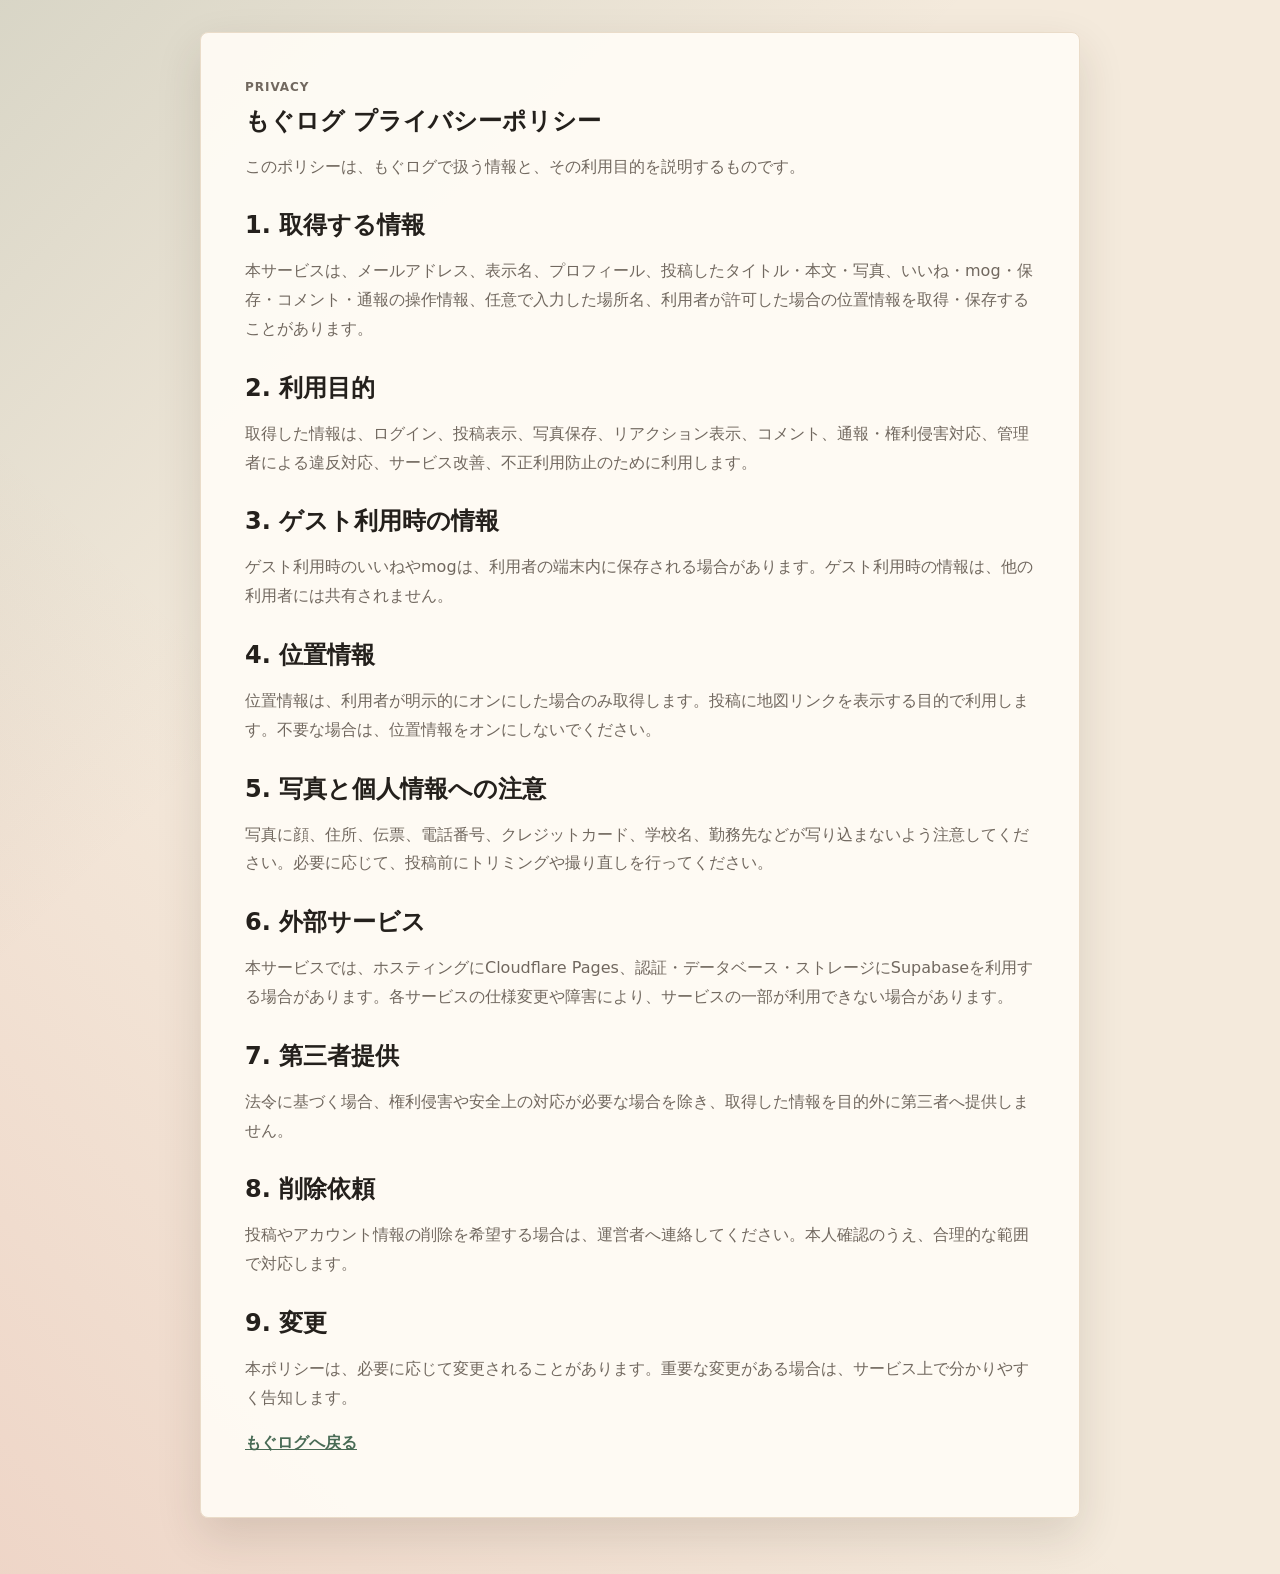
<file: privacy.html>
<!doctype html>
<html lang="ja">
  <head>
    <meta charset="UTF-8" />
    <meta name="viewport" content="width=device-width, initial-scale=1.0" />
    <title>プライバシーポリシー | もぐログ</title>
    <link rel="stylesheet" href="styles.css?v=20260516-profile-ranking-1" />
  </head>
  <body>
    <main class="document-page">
      <article class="document-card">
        <p class="eyebrow">Privacy</p>
        <h1>もぐログ プライバシーポリシー</h1>
        <p>このポリシーは、もぐログで扱う情報と、その利用目的を説明するものです。</p>

        <h2>1. 取得する情報</h2>
        <p>本サービスは、メールアドレス、表示名、プロフィール、投稿したタイトル・本文・写真、いいね・mog・保存・コメント・通報の操作情報、任意で入力した場所名、利用者が許可した場合の位置情報を取得・保存することがあります。</p>

        <h2>2. 利用目的</h2>
        <p>取得した情報は、ログイン、投稿表示、写真保存、リアクション表示、コメント、通報・権利侵害対応、管理者による違反対応、サービス改善、不正利用防止のために利用します。</p>

        <h2>3. ゲスト利用時の情報</h2>
        <p>ゲスト利用時のいいねやmogは、利用者の端末内に保存される場合があります。ゲスト利用時の情報は、他の利用者には共有されません。</p>

        <h2>4. 位置情報</h2>
        <p>位置情報は、利用者が明示的にオンにした場合のみ取得します。投稿に地図リンクを表示する目的で利用します。不要な場合は、位置情報をオンにしないでください。</p>

        <h2>5. 写真と個人情報への注意</h2>
        <p>写真に顔、住所、伝票、電話番号、クレジットカード、学校名、勤務先などが写り込まないよう注意してください。必要に応じて、投稿前にトリミングや撮り直しを行ってください。</p>

        <h2>6. 外部サービス</h2>
        <p>本サービスでは、ホスティングにCloudflare Pages、認証・データベース・ストレージにSupabaseを利用する場合があります。各サービスの仕様変更や障害により、サービスの一部が利用できない場合があります。</p>

        <h2>7. 第三者提供</h2>
        <p>法令に基づく場合、権利侵害や安全上の対応が必要な場合を除き、取得した情報を目的外に第三者へ提供しません。</p>

        <h2>8. 削除依頼</h2>
        <p>投稿やアカウント情報の削除を希望する場合は、運営者へ連絡してください。本人確認のうえ、合理的な範囲で対応します。</p>

        <h2>9. 変更</h2>
        <p>本ポリシーは、必要に応じて変更されることがあります。重要な変更がある場合は、サービス上で分かりやすく告知します。</p>

        <p><a href="index.html">もぐログへ戻る</a></p>
      </article>
    </main>
  </body>
</html>
</file>
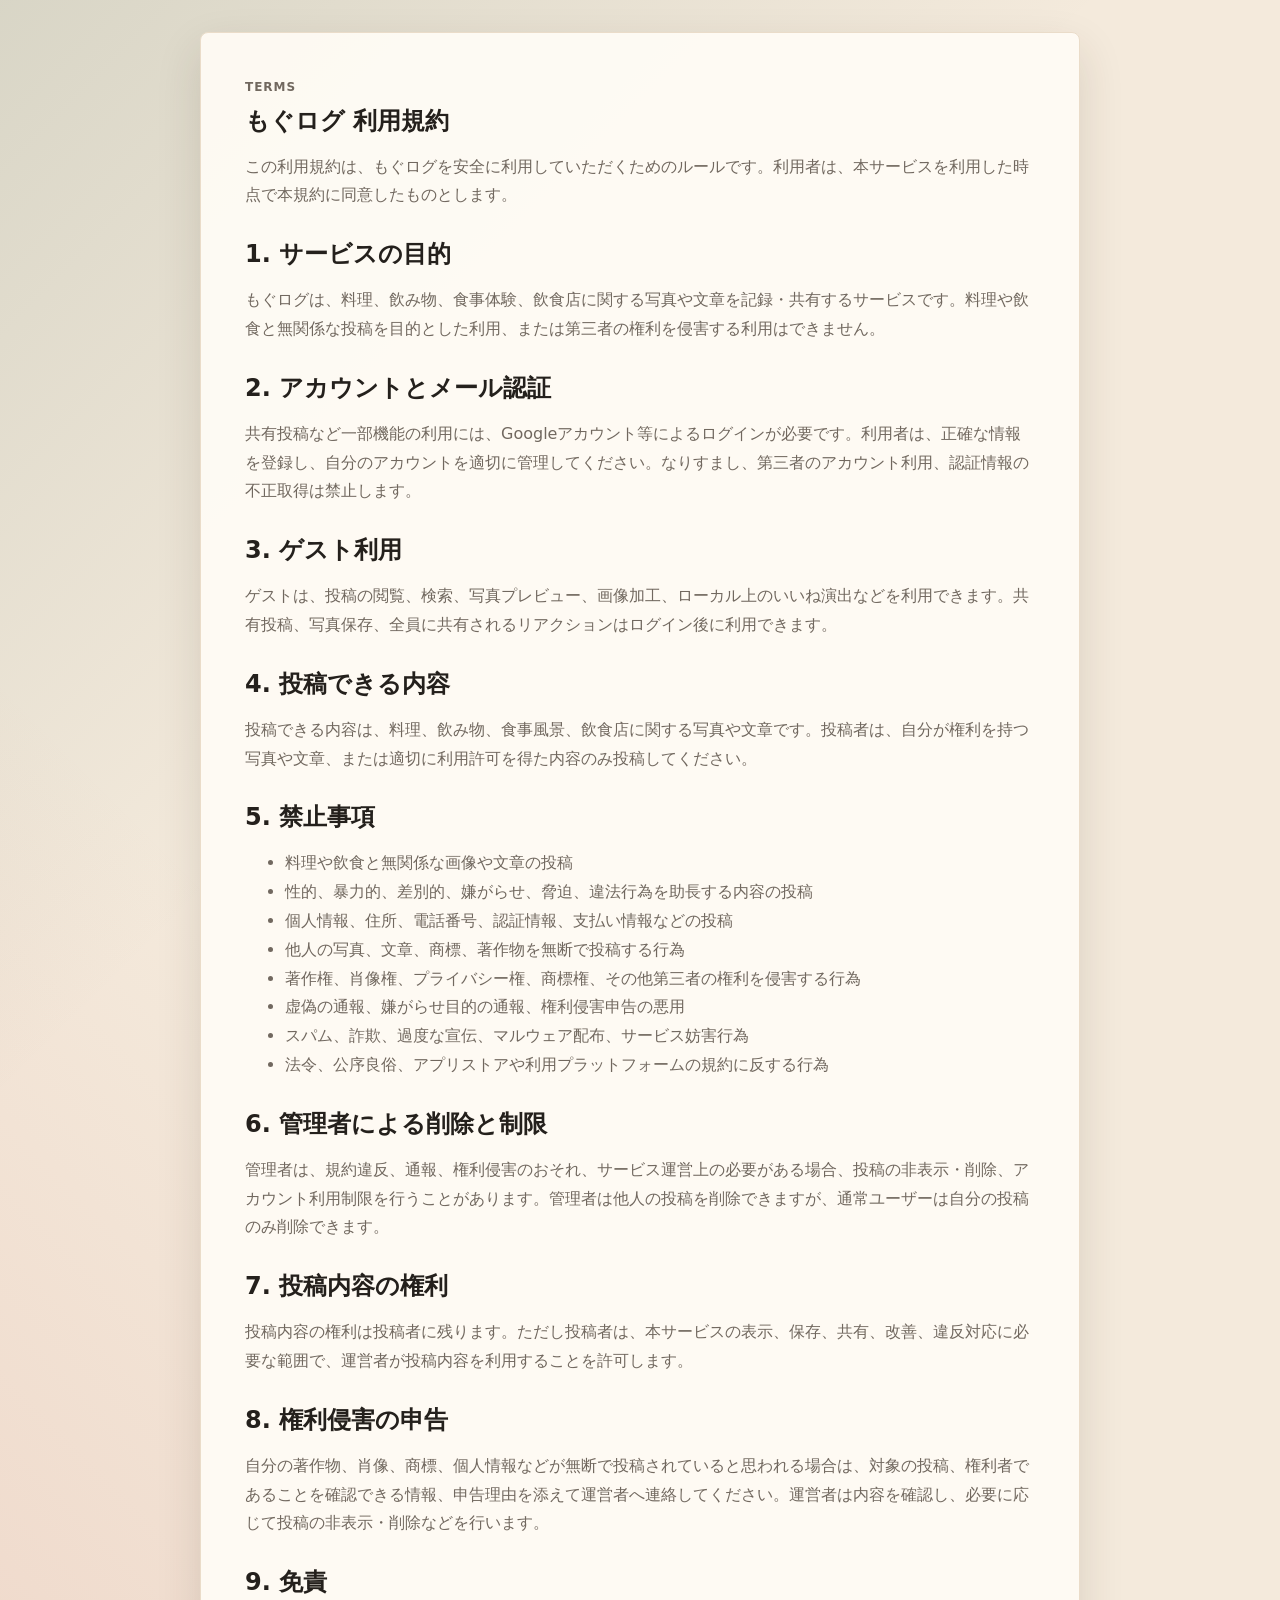
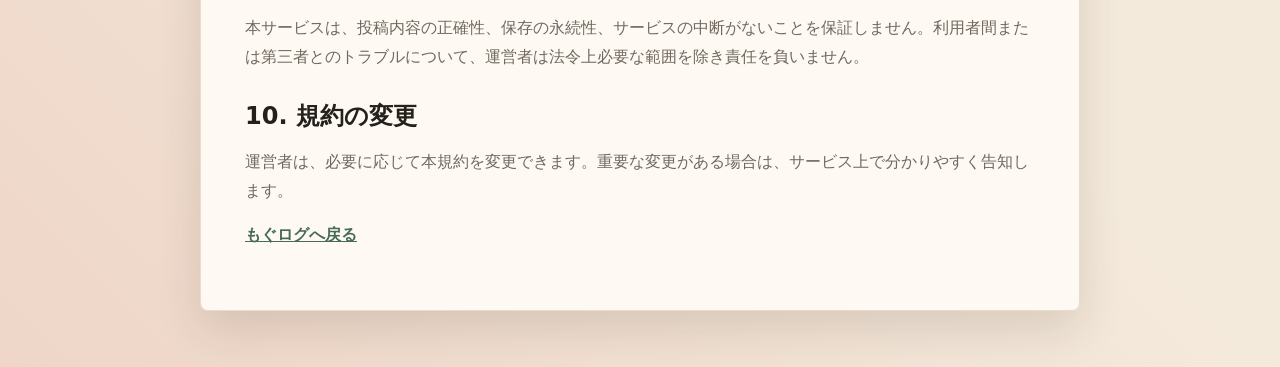
<file: terms.html>
<!doctype html>
<html lang="ja">
  <head>
    <meta charset="UTF-8" />
    <meta name="viewport" content="width=device-width, initial-scale=1.0" />
    <title>利用規約 | もぐログ</title>
    <link rel="stylesheet" href="styles.css?v=20260516-profile-ranking-1" />
  </head>
  <body>
    <main class="document-page">
      <article class="document-card">
        <p class="eyebrow">Terms</p>
        <h1>もぐログ 利用規約</h1>
        <p>この利用規約は、もぐログを安全に利用していただくためのルールです。利用者は、本サービスを利用した時点で本規約に同意したものとします。</p>

        <h2>1. サービスの目的</h2>
        <p>もぐログは、料理、飲み物、食事体験、飲食店に関する写真や文章を記録・共有するサービスです。料理や飲食と無関係な投稿を目的とした利用、または第三者の権利を侵害する利用はできません。</p>

        <h2>2. アカウントとメール認証</h2>
        <p>共有投稿など一部機能の利用には、Googleアカウント等によるログインが必要です。利用者は、正確な情報を登録し、自分のアカウントを適切に管理してください。なりすまし、第三者のアカウント利用、認証情報の不正取得は禁止します。</p>

        <h2>3. ゲスト利用</h2>
        <p>ゲストは、投稿の閲覧、検索、写真プレビュー、画像加工、ローカル上のいいね演出などを利用できます。共有投稿、写真保存、全員に共有されるリアクションはログイン後に利用できます。</p>

        <h2>4. 投稿できる内容</h2>
        <p>投稿できる内容は、料理、飲み物、食事風景、飲食店に関する写真や文章です。投稿者は、自分が権利を持つ写真や文章、または適切に利用許可を得た内容のみ投稿してください。</p>

        <h2>5. 禁止事項</h2>
        <ul>
          <li>料理や飲食と無関係な画像や文章の投稿</li>
          <li>性的、暴力的、差別的、嫌がらせ、脅迫、違法行為を助長する内容の投稿</li>
          <li>個人情報、住所、電話番号、認証情報、支払い情報などの投稿</li>
          <li>他人の写真、文章、商標、著作物を無断で投稿する行為</li>
          <li>著作権、肖像権、プライバシー権、商標権、その他第三者の権利を侵害する行為</li>
          <li>虚偽の通報、嫌がらせ目的の通報、権利侵害申告の悪用</li>
          <li>スパム、詐欺、過度な宣伝、マルウェア配布、サービス妨害行為</li>
          <li>法令、公序良俗、アプリストアや利用プラットフォームの規約に反する行為</li>
        </ul>

        <h2>6. 管理者による削除と制限</h2>
        <p>管理者は、規約違反、通報、権利侵害のおそれ、サービス運営上の必要がある場合、投稿の非表示・削除、アカウント利用制限を行うことがあります。管理者は他人の投稿を削除できますが、通常ユーザーは自分の投稿のみ削除できます。</p>

        <h2>7. 投稿内容の権利</h2>
        <p>投稿内容の権利は投稿者に残ります。ただし投稿者は、本サービスの表示、保存、共有、改善、違反対応に必要な範囲で、運営者が投稿内容を利用することを許可します。</p>

        <h2>8. 権利侵害の申告</h2>
        <p>自分の著作物、肖像、商標、個人情報などが無断で投稿されていると思われる場合は、対象の投稿、権利者であることを確認できる情報、申告理由を添えて運営者へ連絡してください。運営者は内容を確認し、必要に応じて投稿の非表示・削除などを行います。</p>

        <h2>9. 免責</h2>
        <p>本サービスは、投稿内容の正確性、保存の永続性、サービスの中断がないことを保証しません。利用者間または第三者とのトラブルについて、運営者は法令上必要な範囲を除き責任を負いません。</p>

        <h2>10. 規約の変更</h2>
        <p>運営者は、必要に応じて本規約を変更できます。重要な変更がある場合は、サービス上で分かりやすく告知します。</p>

        <p><a href="index.html">もぐログへ戻る</a></p>
      </article>
    </main>
  </body>
</html>
</file>
<file: styles.css>
﻿:root {
  color-scheme: light;
  --ink: #24201c;
  --muted: #71685f;
  --paper: #fff8ee;
  --surface: rgba(255, 252, 246, 0.93);
  --line: #eadcc9;
  --moss: #496b55;
  --tomato: #cb594a;
  --pink: #f6cbd0;
  --gold: #d9a842;
  --blue: #6686a8;
  --shadow: 0 18px 45px rgba(60, 43, 28, 0.14);
}

* {
  box-sizing: border-box;
}

html {
  scroll-behavior: smooth;
}

body {
  margin: 0;
  min-height: 100vh;
  color: var(--ink);
  background:
    linear-gradient(135deg, rgba(73, 107, 85, 0.16), transparent 34%),
    linear-gradient(45deg, rgba(203, 89, 74, 0.14), transparent 40%),
    #f4eadc;
  font-family: "Hiragino Kaku Gothic ProN", "Yu Gothic", "Meiryo", system-ui, sans-serif;
}

button,
input,
textarea {
  font: inherit;
}

button {
  -webkit-tap-highlight-color: transparent;
}

.app-header {
  position: sticky;
  top: 0;
  z-index: 10;
  display: flex;
  align-items: center;
  justify-content: space-between;
  gap: 16px;
  padding: 14px clamp(18px, 5vw, 56px);
  color: #fffaf2;
  background: rgba(36, 32, 28, 0.92);
  border-bottom: 1px solid rgba(255, 250, 242, 0.18);
  backdrop-filter: blur(14px);
  transition: transform 220ms ease, opacity 220ms ease;
}

body.chrome-hidden .app-header {
  pointer-events: none;
  opacity: 0;
  transform: translateY(-100%);
}

.chrome-toggle {
  position: fixed;
  right: 14px;
  top: 14px;
  z-index: 20;
  min-height: 42px;
  padding: 0 14px;
  color: #fffaf2;
  background: var(--moss);
  border: 0;
  border-radius: 999px;
  box-shadow: var(--shadow);
  cursor: pointer;
  font-weight: 800;
}

body:not(.chrome-hidden) .chrome-toggle {
  top: 82px;
}

.app-header h1,
.intro h2,
.section-heading h2 {
  margin: 0;
  letter-spacing: 0;
}

.app-header h1 {
  font-size: clamp(23px, 4vw, 34px);
  font-weight: 900;
}

.eyebrow {
  margin: 0 0 6px;
  color: var(--gold);
  font-size: 12px;
  font-weight: 900;
  letter-spacing: 0.08em;
  text-transform: uppercase;
}

.header-actions,
.post-actions,
.editor-buttons {
  display: flex;
  align-items: center;
  flex-wrap: wrap;
  gap: 10px;
}

.header-button,
.primary-button,
.secondary-button,
.like-button,
.boost-button,
.share-button,
.delete-button {
  border: 0;
  border-radius: 8px;
  cursor: pointer;
  font-weight: 900;
}

.header-button {
  min-height: 42px;
  padding: 0 16px;
  color: #fffaf2;
  background: var(--tomato);
  border: 1px solid rgba(255, 250, 242, 0.24);
}

.header-button.soft {
  background: var(--blue);
}

.header-button.login-shortcut,
.ranking-button.login-shortcut {
  background: var(--gold);
  color: var(--ink);
  border-color: rgba(217, 168, 66, 0.5);
}

.sound-switch {
  display: inline-flex;
  align-items: center;
  gap: 8px;
  min-height: 42px;
  padding: 0 12px;
  color: #fffaf2;
  background: rgba(255, 250, 242, 0.12);
  border: 1px solid rgba(255, 250, 242, 0.22);
  border-radius: 999px;
  font-weight: 900;
}

.sound-switch input,
.setting-card input {
  width: 20px;
  min-height: 20px;
  accent-color: var(--tomato);
}

.shell {
  width: min(1120px, calc(100% - 32px));
  margin: 0 auto;
  padding: 28px 0 54px;
  display: grid;
  grid-template-columns: 156px minmax(0, 1fr);
  gap: 24px;
  align-items: start;
}

.shell > section {
  grid-column: 2;
}

.shell > section.is-hidden-page {
  display: none;
}

body.quick-nav-hidden .shell {
  grid-template-columns: minmax(0, 1fr);
}

body.quick-nav-hidden .shell > section {
  grid-column: 1;
}

.app-nav {
  position: sticky;
  top: 92px;
  z-index: 4;
  display: grid;
  gap: 10px;
  justify-items: stretch;
  padding: 14px 12px;
  background:
    linear-gradient(155deg, rgba(255, 252, 246, 0.96), rgba(233, 220, 204, 0.9)),
    repeating-linear-gradient(45deg, rgba(73, 107, 85, 0.05) 0 1px, transparent 1px 8px);
  border: 1px solid rgba(255, 250, 242, 0.75);
  border-radius: 18px;
  box-shadow:
    inset 0 1px 0 rgba(255, 255, 255, 0.92),
    inset 0 -12px 24px rgba(60, 43, 28, 0.05),
    0 18px 34px rgba(60, 43, 28, 0.16);
  transition: opacity 220ms ease;
}

body.chrome-hidden .app-nav {
  opacity: 0.3;
}

body.quick-nav-hidden .app-nav {
  display: none;
}

.app-nav.is-showing {
  animation: quickNavIn 260ms ease both;
}

.nav-button {
  display: flex;
  align-items: center;
  gap: 10px;
  width: 100%;
  min-height: 50px;
  padding: 0 12px;
  color: #385746;
  background:
    linear-gradient(145deg, #fffdf8, #eadfce);
  border: 1px solid rgba(73, 107, 85, 0.14);
  border-radius: 999px;
  cursor: pointer;
  font-weight: 900;
  box-shadow:
    inset 0 1px 0 rgba(255, 255, 255, 0.95),
    0 7px 0 rgba(60, 43, 28, 0.1),
    0 13px 22px rgba(60, 43, 28, 0.12);
  transition: transform 160ms ease, background 160ms ease, color 160ms ease, box-shadow 160ms ease;
}

.nav-icon {
  display: grid;
  place-items: center;
  flex: 0 0 30px;
  width: 30px;
  height: 30px;
  font-size: 22px;
  line-height: 1;
}

.nav-label {
  min-width: 0;
  overflow: hidden;
  text-align: left;
  text-overflow: ellipsis;
  white-space: nowrap;
  font-size: 12px;
  letter-spacing: 0;
}

.nav-button:hover,
.nav-button.is-active {
  color: #fffaf2;
  background:
    linear-gradient(145deg, #5f836a, var(--moss));
  transform: translateY(-3px);
  box-shadow:
    inset 0 1px 0 rgba(255, 255, 255, 0.24),
    0 9px 0 rgba(42, 66, 51, 0.24),
    0 18px 28px rgba(42, 66, 51, 0.18);
}

.nav-button:active {
  transform: translateY(2px);
  box-shadow:
    inset 0 4px 10px rgba(36, 32, 28, 0.18),
    0 2px 0 rgba(42, 66, 51, 0.16);
}

.intro {
  display: grid;
  grid-template-columns: minmax(0, 1fr) 170px;
  gap: 20px;
  align-items: end;
  min-height: 290px;
  padding: clamp(24px, 5vw, 52px);
  color: #fffaf2;
  background:
    linear-gradient(rgba(36, 32, 28, 0.62), rgba(36, 32, 28, 0.72)),
    url("https://images.unsplash.com/photo-1546069901-ba9599a7e63c?auto=format&fit=crop&w=1600&q=80");
  background-position: center;
  background-size: cover;
  border-radius: 8px;
  box-shadow: var(--shadow);
}

.intro h2 {
  max-width: 760px;
  font-size: clamp(32px, 7vw, 66px);
  line-height: 1.05;
}

.intro p:last-child {
  max-width: 620px;
  margin: 18px 0 0;
  color: rgba(255, 250, 242, 0.88);
  line-height: 1.8;
}

.mascot-hero {
  align-self: center;
  justify-self: center;
  margin: 0;
  width: min(220px, 28vw);
  filter: drop-shadow(0 18px 26px rgba(36, 32, 28, 0.28));
}

.mascot-hero img {
  display: block;
  width: 100%;
  border-radius: 28px;
  animation: mascotFloat 4.4s ease-in-out infinite;
}

.intro-counter {
  display: grid;
  place-items: center;
  min-height: 140px;
  padding: 18px;
  background: rgba(255, 250, 242, 0.14);
  border: 1px solid rgba(255, 250, 242, 0.32);
  border-radius: 8px;
}

.intro-counter strong {
  font-size: 54px;
  line-height: 1;
}

.composer,
.feed-section,
.ranking-section,
.settings,
.account-panel {
  margin-top: 24px;
  padding: clamp(18px, 4vw, 28px);
  background: var(--surface);
  border: 1px solid var(--line);
  border-radius: 8px;
  box-shadow: 0 12px 28px rgba(60, 43, 28, 0.08);
}

.account-status {
  display: flex;
  align-items: center;
  gap: 14px;
  margin-bottom: 18px;
}

.current-avatar {
  flex: 0 0 auto;
  display: grid;
  place-items: center;
  width: 56px;
  height: 56px;
  color: #fffaf2;
  background: var(--moss);
  border-radius: 50%;
  font-size: 20px;
  font-weight: 900;
  background-position: center;
  background-size: cover;
  overflow: hidden;
}

.current-avatar.has-image,
.profile-avatar.has-image {
  color: transparent;
  border: 2px solid rgba(255, 250, 242, 0.86);
}

#accountHint,
.notice {
  margin: 6px 0 0;
  color: var(--muted);
  line-height: 1.7;
}

.notice {
  margin-bottom: 18px;
  padding: 12px 14px;
  background: rgba(73, 107, 85, 0.08);
  border: 1px solid rgba(73, 107, 85, 0.16);
  border-radius: 8px;
}

.auth-form {
  grid-template-columns: minmax(0, 1fr);
}

.auth-form.is-logged-in label:not(.switch-row) {
  opacity: 0.52;
}

.auth-actions {
  display: flex;
  flex-wrap: wrap;
  gap: 10px;
}

.primary-button.compact {
  grid-column: auto;
  min-height: 42px;
  padding: 0 14px;
}

.google-account-panel .section-heading {
  align-items: flex-start;
}

.google-account-panel {
  overflow: hidden;
  padding: 0;
  background:
    linear-gradient(135deg, rgba(73, 107, 85, 0.08), transparent 42%),
    var(--surface);
}

.google-connect-card {
  display: grid;
  grid-template-columns: minmax(0, 1.08fr) minmax(280px, 0.92fr);
  gap: 0;
  min-height: 260px;
}

.google-connect-main {
  padding: clamp(22px, 4vw, 34px);
}

.google-connect-main .section-heading h2 {
  font-size: clamp(28px, 5vw, 46px);
  line-height: 1.08;
}

.google-connect-main #accountHint {
  max-width: 560px;
}

.google-auth-actions {
  display: flex;
  flex-wrap: wrap;
  align-items: center;
  gap: 12px;
}

.google-login-button {
  display: inline-flex;
  align-items: center;
  justify-content: center;
  gap: 10px;
  min-height: 54px;
  padding: 0 22px;
  color: #2b2118;
  background: #fff;
  border: 1px solid rgba(43, 33, 24, 0.16);
  border-radius: 8px;
  font: inherit;
  font-weight: 900;
  box-shadow: 0 8px 18px rgba(60, 43, 28, 0.08);
  cursor: pointer;
  transition: transform 160ms ease, box-shadow 160ms ease, border-color 160ms ease;
}

.google-login-button:hover {
  transform: translateY(-1px);
  box-shadow: 0 12px 22px rgba(60, 43, 28, 0.12);
  border-color: rgba(66, 133, 244, 0.42);
}

.google-mark {
  display: grid;
  place-items: center;
  width: 28px;
  height: 28px;
  color: #4285f4;
  background: #fff;
  border: 1px solid rgba(43, 33, 24, 0.14);
  border-radius: 50%;
  font-weight: 900;
}

.google-benefits {
  display: grid;
  align-content: center;
  gap: 12px;
  padding: clamp(20px, 4vw, 30px);
  background: rgba(73, 107, 85, 0.1);
  border-left: 1px solid rgba(73, 107, 85, 0.16);
}

.google-benefits .benefit-button {
  display: grid;
  gap: 5px;
  padding: 14px;
  color: inherit;
  text-align: left;
  background: rgba(255, 252, 246, 0.78);
  border: 1px solid rgba(73, 107, 85, 0.14);
  border-radius: 8px;
  cursor: pointer;
  transition: transform 180ms ease, border-color 180ms ease, box-shadow 180ms ease;
}

.google-benefits .benefit-button:hover,
.google-benefits .benefit-button:focus-visible {
  transform: translateY(-2px);
  border-color: rgba(66, 133, 244, 0.38);
  box-shadow: 0 10px 20px rgba(60, 43, 28, 0.1);
  outline: none;
}

.google-benefits strong {
  color: var(--moss);
  font-size: 15px;
}

.google-benefits span {
  color: var(--muted);
  font-size: 13px;
  line-height: 1.65;
}

.section-heading {
  margin-bottom: 18px;
}

.section-heading h2 {
  font-size: clamp(22px, 4vw, 34px);
}

form {
  display: grid;
  grid-template-columns: repeat(2, minmax(0, 1fr));
  gap: 16px;
}

label {
  display: grid;
  gap: 8px;
  color: var(--ink);
  font-weight: 900;
}

.wide {
  grid-column: 1 / -1;
}

.location-toggle {
  display: grid;
  gap: 6px;
  padding: 14px;
  background: rgba(73, 107, 85, 0.08);
  border: 1px solid rgba(73, 107, 85, 0.18);
  border-radius: 8px;
}

.location-toggle small,
.location-actions span {
  color: var(--muted);
  line-height: 1.6;
}

.switch-row {
  display: flex;
  align-items: center;
  gap: 10px;
}

.switch-row input {
  width: 20px;
  min-height: 20px;
  accent-color: var(--moss);
}

.location-fields {
  display: grid;
  grid-template-columns: minmax(0, 1fr) minmax(220px, auto);
  gap: 16px;
  align-items: end;
  padding: 16px;
  background: #fffdf8;
  border: 1px solid var(--line);
  border-radius: 8px;
}

.location-fields[hidden] {
  display: none;
}

.location-actions {
  display: grid;
  gap: 8px;
}

.place-finder {
  display: grid;
  grid-template-columns: minmax(220px, 0.85fr) minmax(0, 1.15fr);
  gap: 14px;
  margin-top: 4px;
  padding: 12px;
  background: rgba(255, 252, 246, 0.88);
  border: 1px solid rgba(73, 107, 85, 0.16);
  border-radius: 8px;
}

.place-finder[hidden] {
  display: none;
}

.place-finder iframe {
  width: 100%;
  min-height: 230px;
  border: 0;
  border-radius: 8px;
  background: #eadfcc;
}

.place-finder strong {
  display: block;
  margin-bottom: 4px;
}

.place-finder p {
  margin: 0 0 10px;
  color: var(--muted);
  line-height: 1.6;
}

.place-predictions {
  display: grid;
  gap: 8px;
}

.place-prediction-row {
  display: grid;
  grid-template-columns: minmax(0, 1fr) auto;
  gap: 8px;
  align-items: center;
}

.place-prediction {
  display: grid;
  gap: 2px;
  min-height: 52px;
  padding: 9px 11px;
  color: var(--ink);
  text-align: left;
  background: linear-gradient(145deg, #fffdf8, #f2e7d8);
  border: 1px solid rgba(73, 107, 85, 0.18);
  border-radius: 8px;
  cursor: pointer;
  font-weight: 900;
}

.place-prediction span {
  color: var(--muted);
  font-size: 12px;
  font-weight: 700;
}

.place-map-link {
  display: inline-flex;
  align-items: center;
  min-height: 42px;
  padding: 0 10px;
  color: var(--moss);
  background: rgba(73, 107, 85, 0.1);
  border: 1px solid rgba(73, 107, 85, 0.16);
  border-radius: 8px;
  font-size: 12px;
  font-weight: 900;
  text-decoration: none;
}

input,
textarea {
  width: 100%;
  border: 1px solid var(--line);
  border-radius: 8px;
  background: #fffdf8;
  color: var(--ink);
  outline: none;
}

input {
  min-height: 46px;
  padding: 0 12px;
}

input[type="file"] {
  padding: 11px 12px;
}

textarea {
  min-height: 108px;
  resize: vertical;
  padding: 12px;
  line-height: 1.7;
}

input:focus,
textarea:focus {
  border-color: var(--moss);
  box-shadow: 0 0 0 3px rgba(73, 107, 85, 0.16);
}

.image-editor {
  display: grid;
  grid-template-columns: minmax(0, 1fr) minmax(250px, 320px);
  gap: 16px;
  padding: 14px;
  background: #fffaf3;
  border: 1px solid var(--line);
  border-radius: 8px;
}

.image-editor[hidden] {
  display: none;
}

.preview-frame {
  overflow: hidden;
  background: #eadfcc;
  border-radius: 8px;
}

#previewCanvas {
  display: block;
  width: 100%;
  aspect-ratio: 4 / 3;
}

.editor-controls {
  display: grid;
  gap: 12px;
}

.editor-controls input[type="range"] {
  padding: 0;
  accent-color: var(--tomato);
}

.primary-button {
  grid-column: 1 / -1;
  min-height: 50px;
  color: #fffaf2;
  background: linear-gradient(135deg, var(--tomato), #d98655);
  box-shadow: 0 10px 22px rgba(203, 89, 74, 0.22);
}

.secondary-button,
.share-button {
  min-height: 40px;
  padding: 0 13px;
  color: var(--moss);
  background: rgba(73, 107, 85, 0.11);
}

.secondary-button[hidden],
.delete-button[hidden] {
  display: none;
}

.feed-heading {
  display: flex;
  align-items: end;
  justify-content: space-between;
  gap: 16px;
}

.search-box {
  position: relative;
  width: min(360px, 100%);
}

.search-box span {
  color: var(--muted);
  font-size: 12px;
}

.search-box input {
  padding-left: 42px;
  background:
    radial-gradient(circle at 20px 50%, var(--pink) 0 5px, transparent 6px),
    #fffdf8;
}

.search-box:focus-within {
  transform: translateY(-1px);
}

.feed {
  display: grid;
  grid-template-columns: repeat(auto-fit, minmax(min(100%, 280px), 1fr));
  gap: 18px;
}

.post-card {
  overflow: hidden;
  background: #fffdf8;
  border: 1px solid var(--line);
  border-radius: 8px;
  box-shadow: 0 12px 26px rgba(60, 43, 28, 0.08);
  transition: transform 180ms ease, box-shadow 180ms ease;
}

.post-card:hover {
  transform: translateY(-3px);
  box-shadow: 0 18px 36px rgba(60, 43, 28, 0.13);
}

.post-card.is-target-post {
  animation: targetPostGlow 1500ms ease;
}

.post-card.is-example-post {
  position: relative;
}

.post-card.is-example-post::after {
  content: "Example";
  position: absolute;
  top: 10px;
  left: 10px;
  min-height: 28px;
  padding: 5px 10px;
  color: #fffaf2;
  background: rgba(36, 32, 28, 0.66);
  border: 1px solid rgba(255, 250, 242, 0.34);
  border-radius: 999px;
  font-size: 12px;
  font-weight: 900;
  backdrop-filter: blur(8px);
}

.post-image {
  display: block;
  width: 100%;
  aspect-ratio: 4 / 3;
  object-fit: cover;
  background: #eadfcc;
}

.post-body {
  padding: 15px;
}

.post-meta {
  display: flex;
  justify-content: space-between;
  gap: 12px;
  color: var(--muted);
  font-size: 12px;
}

.post-card h3 {
  margin: 10px 0 8px;
  font-size: 19px;
  line-height: 1.35;
}

.post-card p {
  min-height: 52px;
  margin: 0;
  color: var(--muted);
  line-height: 1.7;
}

.post-actions {
  gap: 8px;
  margin-top: 16px;
  padding: 10px;
  background:
    linear-gradient(145deg, rgba(255, 255, 255, 0.72), rgba(234, 220, 201, 0.52)),
    repeating-linear-gradient(45deg, rgba(73, 107, 85, 0.05) 0 1px, transparent 1px 7px);
  border: 1px solid rgba(234, 220, 201, 0.95);
  border-radius: 8px;
  box-shadow:
    inset 0 1px 0 rgba(255, 255, 255, 0.9),
    inset 0 -10px 20px rgba(60, 43, 28, 0.04),
    0 10px 20px rgba(60, 43, 28, 0.07);
}

.like-button,
.boost-button,
.share-button,
.save-button,
.report-button,
.delete-button {
  display: inline-flex;
  align-items: center;
  justify-content: center;
  gap: 8px;
  min-height: 40px;
  padding: 0 13px;
  border: 1px solid rgba(60, 43, 28, 0.08);
  border-radius: 8px;
  cursor: pointer;
  font-weight: 900;
  box-shadow:
    inset 0 1px 0 rgba(255, 255, 255, 0.78),
    0 6px 0 rgba(60, 43, 28, 0.07),
    0 12px 18px rgba(60, 43, 28, 0.08);
  transition: transform 160ms ease, background 160ms ease, color 160ms ease, box-shadow 160ms ease;
}

.like-button:hover,
.boost-button:hover,
.share-button:hover,
.save-button:hover,
.report-button:hover,
.delete-button:hover {
  transform: translateY(-2px);
  box-shadow:
    inset 0 1px 0 rgba(255, 255, 255, 0.84),
    0 8px 0 rgba(60, 43, 28, 0.06),
    0 16px 24px rgba(60, 43, 28, 0.11);
}

.like-button:active,
.boost-button:active,
.share-button:active,
.save-button:active,
.report-button:active,
.delete-button:active {
  transform: translateY(2px);
  box-shadow:
    inset 0 3px 8px rgba(60, 43, 28, 0.12),
    0 2px 0 rgba(60, 43, 28, 0.08);
}

.like-button {
  color: #a33c4a;
  background: #fff0f3;
  border: 1px solid #f6cbd0;
}

.like-button.is-liked {
  color: #fffaf2;
  background: linear-gradient(145deg, #df6a5a, var(--tomato));
}

.like-button.is-popping {
  animation: pop 360ms ease;
}

.boost-button {
  color: #7d5729;
  background: rgba(217, 168, 66, 0.18);
  border: 1px solid rgba(217, 168, 66, 0.34);
}

.boost-button.is-boosted {
  color: #fffaf2;
  background: linear-gradient(145deg, #e5bd5a, var(--gold));
}

.boost-button.is-popping {
  animation: pop 360ms ease;
}

.heart {
  font-size: 18px;
  line-height: 1;
}

.delete-button {
  color: #fffaf2;
  background: #6f665d;
}

.share-button {
  color: #335877;
  background: rgba(102, 134, 168, 0.14);
}

.save-button {
  color: #3f614c;
  background: rgba(73, 107, 85, 0.13);
}

.report-button {
  color: #8a4b31;
  background: rgba(217, 134, 85, 0.13);
}

.report-button:disabled {
  opacity: 0.55;
  cursor: not-allowed;
  transform: none;
}

.post-location {
  display: flex;
  flex-wrap: wrap;
  gap: 8px;
  align-items: center;
  margin-top: 12px;
  padding: 10px 12px;
  color: var(--ink);
  background: rgba(73, 107, 85, 0.09);
  border-radius: 8px;
}

.post-location[hidden] {
  display: none;
}

.map-link {
  color: var(--moss);
  font-weight: 900;
  text-decoration: none;
}

.empty-state {
  margin: 18px 0 0;
  color: var(--muted);
}

.settings-grid {
  display: grid;
  grid-template-columns: repeat(2, minmax(0, 1fr));
  gap: 14px;
}

.setting-card {
  display: flex;
  align-items: center;
  gap: 12px;
  min-height: 78px;
  padding: 14px;
  text-align: left;
  background: #fffdf8;
  border: 1px solid var(--line);
  border-radius: 8px;
}

.button-card {
  width: 100%;
  color: var(--ink);
  cursor: pointer;
}

.setting-card small {
  display: block;
  margin-top: 4px;
  color: var(--muted);
  line-height: 1.5;
}

.legal-links {
  display: flex;
  flex-wrap: wrap;
  gap: 12px;
  margin-top: 18px;
}

.legal-links button,
.legal-links a {
  min-height: 44px;
  padding: 0 16px;
  color: var(--moss);
  background:
    linear-gradient(145deg, rgba(255, 255, 255, 0.82), rgba(234, 220, 201, 0.36));
  border: 1px solid var(--line);
  border-radius: 8px;
  font-weight: 900;
  text-decoration: none;
  cursor: pointer;
  box-shadow: 0 8px 16px rgba(60, 43, 28, 0.06);
}

.legal-dialog {
  width: min(760px, calc(100% - 28px));
  max-height: min(780px, calc(100vh - 32px));
  padding: 0;
  color: var(--ink);
  background: transparent;
  border: 0;
}

.legal-dialog::backdrop {
  background: rgba(36, 32, 28, 0.45);
  backdrop-filter: blur(6px);
}

.legal-dialog-card {
  position: relative;
  max-height: min(780px, calc(100vh - 32px));
  overflow: auto;
  padding: clamp(22px, 5vw, 38px);
  background:
    linear-gradient(145deg, rgba(255, 252, 246, 0.98), rgba(250, 240, 226, 0.96)),
    repeating-linear-gradient(45deg, rgba(73, 107, 85, 0.04) 0 1px, transparent 1px 9px);
  border: 1px solid var(--line);
  border-radius: 8px;
  box-shadow: var(--shadow);
}

.legal-close {
  position: absolute;
  top: 14px;
  right: 14px;
  width: 40px;
  height: 40px;
  color: var(--ink);
  background: #fffdf8;
  border: 1px solid var(--line);
  border-radius: 50%;
  cursor: pointer;
  font-size: 24px;
  line-height: 1;
}

.legal-dialog h2 {
  margin: 0 44px 18px 0;
  font-size: clamp(24px, 4vw, 36px);
}

.legal-dialog-body {
  display: grid;
  gap: 16px;
}

.legal-dialog-body section {
  padding: 14px;
  background: rgba(255, 255, 255, 0.54);
  border: 1px solid rgba(234, 220, 201, 0.82);
  border-radius: 8px;
}

.legal-dialog-body h3 {
  margin: 0 0 6px;
  color: var(--moss);
  font-size: 16px;
}

.legal-dialog-body p {
  margin: 0;
  color: var(--muted);
  line-height: 1.8;
}

.document-page {
  width: min(880px, calc(100% - 32px));
  margin: 0 auto;
  padding: 32px 0 56px;
}

.document-card {
  padding: clamp(20px, 5vw, 44px);
  background: var(--surface);
  border: 1px solid var(--line);
  border-radius: 8px;
  box-shadow: var(--shadow);
}

.document-card h1,
.document-card h2 {
  letter-spacing: 0;
}

.document-card h1 {
  margin: 0 0 16px;
}

.document-card h2 {
  margin: 28px 0 10px;
}

.document-card p,
.document-card li {
  color: var(--muted);
  line-height: 1.8;
}

.document-card a {
  color: var(--moss);
  font-weight: 900;
}

.float-heart {
  position: fixed;
  z-index: 100;
  pointer-events: none;
  color: var(--tomato);
  font-size: 20px;
  font-weight: 900;
  transform: translateX(-50%);
  animation: floatUp 860ms cubic-bezier(0.2, 0.8, 0.25, 1) forwards;
}

@keyframes pop {
  0% {
    transform: scale(1);
  }
  45% {
    transform: scale(1.16) rotate(-4deg);
  }
  100% {
    transform: scale(1);
  }
}

@keyframes floatUp {
  from {
    opacity: 1;
    transform: translate(-50%, 0) scale(0.9);
  }
  to {
    opacity: 0;
    transform: translate(-50%, -54px) scale(1.25);
  }
}

@keyframes quickNavIn {
  from {
    opacity: 0;
    transform: translateY(12px) scale(0.98);
  }
  to {
    opacity: 1;
    transform: translateY(0) scale(1);
  }
}

@keyframes mascotFloat {
  0%,
  100% {
    transform: translateY(0) rotate(-1deg);
  }
  50% {
    transform: translateY(-8px) rotate(1.5deg);
  }
}

@keyframes targetPostGlow {
  0% {
    box-shadow: 0 0 0 0 rgba(217, 168, 66, 0), 0 12px 26px rgba(60, 43, 28, 0.08);
    transform: translateY(0);
  }
  28% {
    box-shadow: 0 0 0 5px rgba(217, 168, 66, 0.42), 0 22px 42px rgba(60, 43, 28, 0.16);
    transform: translateY(-4px);
  }
  100% {
    box-shadow: 0 12px 26px rgba(60, 43, 28, 0.08);
    transform: translateY(0);
  }
}

@media (max-width: 820px) {
  .shell {
    grid-template-columns: 1fr;
  }

  .shell > section,
  .app-nav {
    grid-column: 1;
  }

  .app-nav {
    top: 86px;
    display: flex;
    justify-content: flex-start;
    overflow-x: auto;
    border-radius: 18px;
  }

  .nav-button {
    flex: 0 0 auto;
    width: auto;
    min-width: 84px;
    padding: 0 10px;
  }

  .nav-icon {
    flex-basis: 26px;
    width: 26px;
    height: 26px;
    font-size: 20px;
  }

  .nav-label {
    font-size: 11px;
  }

  .intro,
  .google-connect-card,
  .auth-form,
  .image-editor,
  .place-finder,
  .location-fields,
  .settings-grid,
  form {
    grid-template-columns: 1fr;
  }

  .intro-counter {
    display: none;
  }

  .mascot-hero {
    width: min(190px, 54vw);
  }

  .google-benefits {
    border-left: 0;
    border-top: 1px solid rgba(73, 107, 85, 0.16);
  }

  .feed-heading {
    align-items: stretch;
    flex-direction: column;
  }

  .category-menu {
    left: 0;
    right: auto;
    grid-template-columns: repeat(2, minmax(110px, 1fr));
    width: min(100%, calc(100vw - 48px));
  }
}

@media (max-width: 560px) {
  .app-header {
    align-items: flex-start;
    flex-direction: column;
  }

  .header-actions,
  .header-button {
    width: 100%;
  }

  .shell {
    width: min(100% - 24px, 1120px);
    padding-top: 16px;
  }

  .intro {
    min-height: 360px;
  }
}

/* Social/profile UI */
.intro-actions {
  display: flex;
  flex-wrap: wrap;
  gap: 10px;
  margin-top: 22px;
}

.ranking-button {
  min-height: 44px;
  padding: 0 18px;
  color: #fffaf2;
  background: linear-gradient(135deg, var(--tomato), #f49b7e);
  border: 1px solid rgba(255, 250, 242, 0.28);
  border-radius: 8px;
  cursor: pointer;
  font-weight: 900;
  box-shadow: 0 12px 24px rgba(36, 32, 28, 0.2);
}

.ranking-button.soft {
  background: rgba(255, 250, 242, 0.22);
}

.ranking-button.is-active {
  color: var(--ink);
  background: var(--gold);
}

.search-tools {
  position: relative;
  display: grid;
  grid-template-columns: minmax(0, 1fr) 48px;
  gap: 10px;
  width: min(430px, 100%);
}

.category-toggle {
  display: grid;
  place-items: center;
  width: 48px;
  min-height: 48px;
  color: #fffaf2;
  background:
    linear-gradient(145deg, #f49b7e, var(--tomato));
  border: 1px solid rgba(255, 250, 242, 0.48);
  border-radius: 50%;
  box-shadow:
    inset 0 1px 0 rgba(255, 255, 255, 0.36),
    0 7px 0 rgba(145, 54, 45, 0.22),
    0 14px 22px rgba(238, 120, 111, 0.24);
  cursor: pointer;
  font-size: 30px;
  font-weight: 900;
  line-height: 1;
  transition: transform 160ms ease, box-shadow 160ms ease;
}

.category-toggle:hover,
.category-toggle[aria-expanded="true"] {
  transform: translateY(-2px) rotate(45deg);
  box-shadow:
    inset 0 1px 0 rgba(255, 255, 255, 0.42),
    0 9px 0 rgba(145, 54, 45, 0.18),
    0 18px 26px rgba(238, 120, 111, 0.28);
}

.category-menu {
  position: absolute;
  right: 0;
  top: calc(100% + 10px);
  z-index: 8;
  display: grid;
  grid-template-columns: repeat(4, minmax(92px, 1fr));
  gap: 8px;
  width: min(560px, calc(100vw - 48px));
  max-height: min(390px, 70vh);
  overflow: auto;
  padding: 12px;
  background:
    linear-gradient(145deg, rgba(255, 253, 249, 0.98), rgba(245, 232, 214, 0.96));
  border: 1px solid var(--line);
  border-radius: 8px;
  box-shadow: var(--shadow);
}

.category-menu[hidden] {
  display: none;
}

.category-menu button {
  min-height: 42px;
  color: var(--ink);
  background:
    linear-gradient(145deg, #fffdf8, #f3e8d9);
  border: 1px solid rgba(73, 107, 85, 0.16);
  border-radius: 999px;
  cursor: pointer;
  font-weight: 900;
  box-shadow: inset 0 1px 0 rgba(255, 255, 255, 0.85), 0 6px 12px rgba(60, 43, 28, 0.06);
  transition: transform 150ms ease, border-color 150ms ease;
}

.category-menu button:hover,
.category-menu button:focus-visible {
  transform: translateY(-2px);
  border-color: rgba(73, 107, 85, 0.42);
  outline: none;
}

.notifications,
.profile {
  margin-top: 24px;
  padding: clamp(18px, 4vw, 28px);
  background: var(--surface);
  border: 1px solid var(--line);
  border-radius: 8px;
  box-shadow: 0 12px 28px rgba(60, 43, 28, 0.08);
}

.notice-list {
  display: grid;
  gap: 12px;
}

.notice-crown {
  display: grid;
  gap: 10px;
  margin-bottom: 14px;
  padding: 16px;
  background: #fffefb;
  border: 1px solid rgba(217, 168, 66, 0.24);
  border-radius: 8px;
  box-shadow: 0 12px 24px rgba(105, 75, 52, 0.08);
}

.notice-crown > div:first-child {
  display: flex;
  align-items: center;
  justify-content: space-between;
  gap: 12px;
}

.notice-crown span,
.notice-crown p {
  margin: 0;
  color: var(--muted);
  font-weight: 900;
}

.crown-detail {
  display: flex;
  flex-wrap: wrap;
  gap: 8px;
}

.crown-detail span {
  min-height: 30px;
  padding: 6px 10px;
  color: #7d5729;
  background: rgba(217, 168, 66, 0.14);
  border: 1px solid rgba(217, 168, 66, 0.26);
  border-radius: 999px;
  font-size: 12px;
}

.notice-item {
  display: grid;
  gap: 4px;
  width: 100%;
  padding: 14px;
  color: var(--ink);
  text-align: left;
  background: #fffefb;
  border: 1px solid var(--line);
  border-radius: 8px;
  cursor: pointer;
  font: inherit;
  line-height: 1.7;
  transition: transform 160ms ease, border-color 160ms ease, box-shadow 160ms ease;
}

.notice-item:hover,
.notice-item:focus-visible {
  transform: translateY(-2px);
  border-color: rgba(217, 168, 66, 0.55);
  box-shadow: 0 12px 22px rgba(105, 75, 52, 0.1);
  outline: none;
}

.notice-item span {
  color: var(--muted);
}

.profile-card {
  display: grid;
  grid-template-columns: 64px minmax(0, 1fr);
  gap: 14px;
  align-items: center;
  padding: 16px;
  background: #fffdf8;
  border: 1px solid var(--line);
  border-radius: 8px;
}

.profile-avatar {
  display: grid;
  place-items: center;
  width: 64px;
  height: 64px;
  color: #fffaf2;
  background: var(--moss);
  border-radius: 50%;
  font-size: 28px;
  font-weight: 900;
  background-position: center;
  background-size: cover;
  overflow: hidden;
}

.royal-badge,
.post-royal-badge {
  display: inline-flex;
  align-items: center;
  width: fit-content;
  min-height: 28px;
  margin-top: 6px;
  padding: 0 10px;
  color: var(--ink);
  background: rgba(217, 168, 66, 0.2);
  border: 1px solid rgba(217, 168, 66, 0.45);
  border-radius: 999px;
  font-size: 12px;
  font-weight: 900;
}

.post-royal-badge[hidden] {
  display: none;
}

.profile-card p {
  margin: 6px 0 8px;
  color: var(--muted);
  line-height: 1.6;
}

.profile-tags {
  display: flex;
  flex-wrap: wrap;
  gap: 8px;
  margin: 8px 0;
}

.profile-tags span {
  min-height: 30px;
  padding: 6px 10px;
  color: var(--moss);
  background: rgba(73, 107, 85, 0.1);
  border: 1px solid rgba(73, 107, 85, 0.16);
  border-radius: 999px;
  font-size: 12px;
  font-weight: 900;
}

#profileStats {
  color: var(--tomato);
  font-weight: 900;
}

.gauge-track {
  overflow: hidden;
  height: 12px;
  background: #f5e7dc;
  border-radius: 999px;
}

.gauge-track span {
  display: block;
  width: 0;
  height: 100%;
  background: linear-gradient(135deg, var(--tomato), #f4b07f);
  border-radius: inherit;
  transition: width 240ms ease;
}

.profile-dashboard {
  display: grid;
  grid-template-columns: minmax(280px, 420px) minmax(0, 1fr);
  gap: 18px;
  margin-top: 18px;
  align-items: start;
}

.profile-form,
.profile-panel {
  padding: 16px;
  background: #fffdf8;
  border: 1px solid var(--line);
  border-radius: 8px;
}

.profile-form {
  grid-template-columns: repeat(2, minmax(150px, 1fr));
  align-items: start;
  align-self: start;
  max-width: 420px;
}

.profile-form input,
.profile-form textarea {
  max-width: 100%;
}

.profile-form textarea {
  min-height: 92px;
}

.profile-form .primary-button {
  justify-self: start;
  width: min(180px, 100%);
}

.profile-column {
  display: grid;
  gap: 18px;
}

.compact-heading {
  margin-bottom: 14px;
}

.compact-heading h3 {
  margin: 0;
  font-size: 21px;
}

.mini-feed {
  display: grid;
  gap: 12px;
}

.mini-feed .post-card {
  box-shadow: none;
}

.post-card.is-compact .report-button,
.post-card.is-compact .comment-form,
.post-card.is-compact .delete-button {
  display: none;
}

.save-button,
.report-button,
.comment-submit {
  border: 0;
  border-radius: 8px;
  cursor: pointer;
  font-weight: 900;
}

.save-button,
.report-button {
  display: inline-flex;
  align-items: center;
  gap: 8px;
  min-height: 40px;
  padding: 0 13px;
  border-radius: 8px;
}

.report-button {
  color: #8a3d32;
  background: rgba(203, 89, 74, 0.1);
  border: 1px solid rgba(203, 89, 74, 0.22);
}

.report-button:disabled {
  cursor: not-allowed;
  opacity: 0.65;
  transform: none;
}

.save-button {
  color: var(--moss);
  background: rgba(73, 107, 85, 0.1);
  border: 1px solid rgba(73, 107, 85, 0.2);
}

.save-button.is-saved {
  color: #fffaf2;
  background: linear-gradient(135deg, var(--blue), #8ec6d2);
}

.comment-list {
  display: grid;
  gap: 8px;
  margin-top: 12px;
}

.post-card .comment-item {
  min-height: 0;
  margin: 0;
  padding: 9px 10px;
  color: var(--ink);
  background: rgba(73, 107, 85, 0.08);
  border-radius: 8px;
  font-size: 13px;
}

.comment-form {
  display: grid;
  grid-template-columns: minmax(0, 1fr) auto;
  gap: 8px;
  margin-top: 10px;
}

.comment-form input,
.comment-submit {
  min-height: 40px;
}

.comment-submit {
  padding: 0 12px;
  color: #fffaf2;
  background: var(--moss);
}

@media (max-width: 820px) {
  .profile-dashboard,
  .profile-form {
    grid-template-columns: 1fr;
  }

  .search-tools {
    width: 100%;
  }
}
</file>
